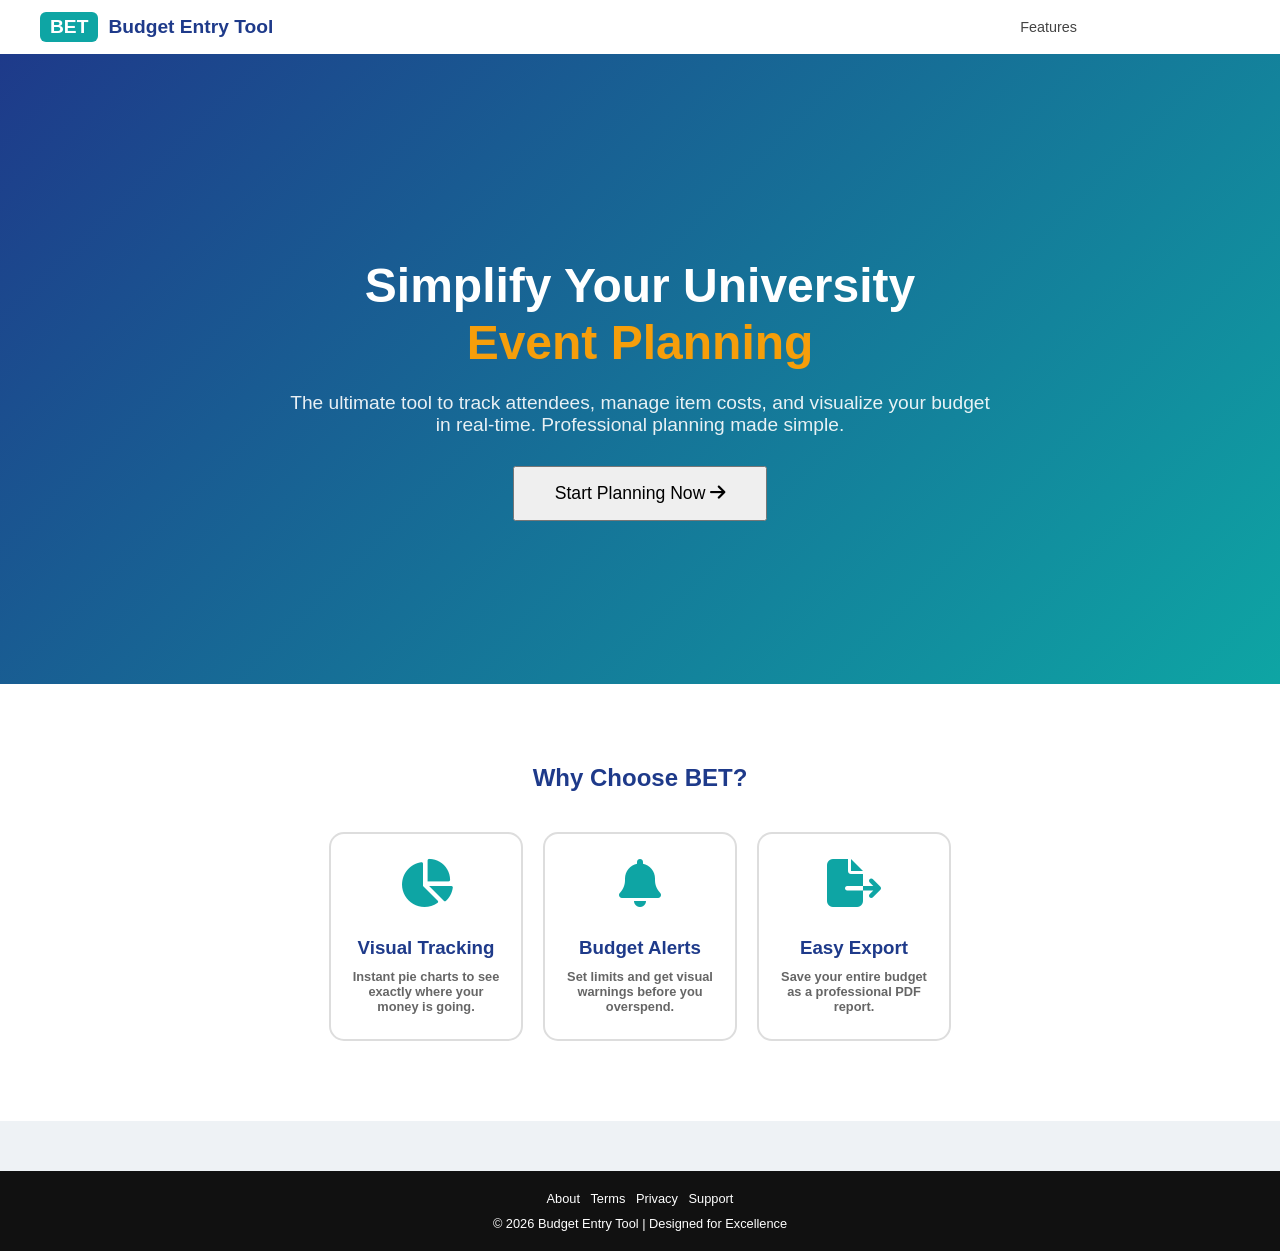
<file: index.html>
<!DOCTYPE html>
<html lang="en">
<head>
    <meta charset="UTF-8">
    <meta name="viewport" content="width=device-width, initial-scale=1.0">
    <title>Welcome to BET - Budget Entry Tool</title>
    <link rel="stylesheet" href="https://cdnjs.cloudflare.com/ajax/libs/font-awesome/6.4.2/css/all.min.css">
    <link rel="stylesheet" href="style.css">
</head>
<body>

<header class="navbar">
    <div class="logo">
        <span class="bet">BET</span>
        <span class="title">Budget Entry Tool</span>
    </div>
    <nav>
        <a href="#features">Features</a>
        <a href="events.html" class="signup" style="padding: 10px 20px; color: white;">Get Started</a>
    </nav>
</header>

<section class="hero">
    <div class="hero-text">
        <h1>Simplify Your University <br> <span>Event Planning</span></h1>
        <p>The ultimate tool to track attendees, manage item costs, and visualize your budget in real-time. Professional planning made simple.</p>
        <button class="print-btn" onclick="window.location.href='events.html'" style="font-size: 1.1rem; padding: 15px 40px;">
            Start Planning Now <i class="fa-solid fa-arrow-right"></i>
        </button>
    </div>
</section>

<section id="features" style="padding: 60px 20px; text-align: center; background: white;">
    <h2 style="color: #1e3a8a; margin-bottom: 40px;">Why Choose BET?</h2>
    <div class="event-container">
        <div class="card" style="cursor: default; border-color: #ddd;">
            <i class="fa-solid fa-chart-pie fa-3x"></i>
            <h3>Visual Tracking</h3>
            <p style="font-size: 0.8rem; color: #666;">Instant pie charts to see exactly where your money is going.</p>
        </div>
        <div class="card" style="cursor: default; border-color: #ddd;">
            <i class="fa-solid fa-bell fa-3x"></i>
            <h3>Budget Alerts</h3>
            <p style="font-size: 0.8rem; color: #666;">Set limits and get visual warnings before you overspend.</p>
        </div>
        <div class="card" style="cursor: default; border-color: #ddd;">
            <i class="fa-solid fa-file-export fa-3x"></i>
            <h3>Easy Export</h3>
            <p style="font-size: 0.8rem; color: #666;">Save your entire budget as a professional PDF report.</p>
        </div>
    </div>
</section>

<footer>
    <div>About &nbsp; Terms &nbsp; Privacy &nbsp; Support</div>
    <div style="margin-top: 10px;">© 2026 Budget Entry Tool | Designed for Excellence</div>
</footer>

</body>
</html>
</file>
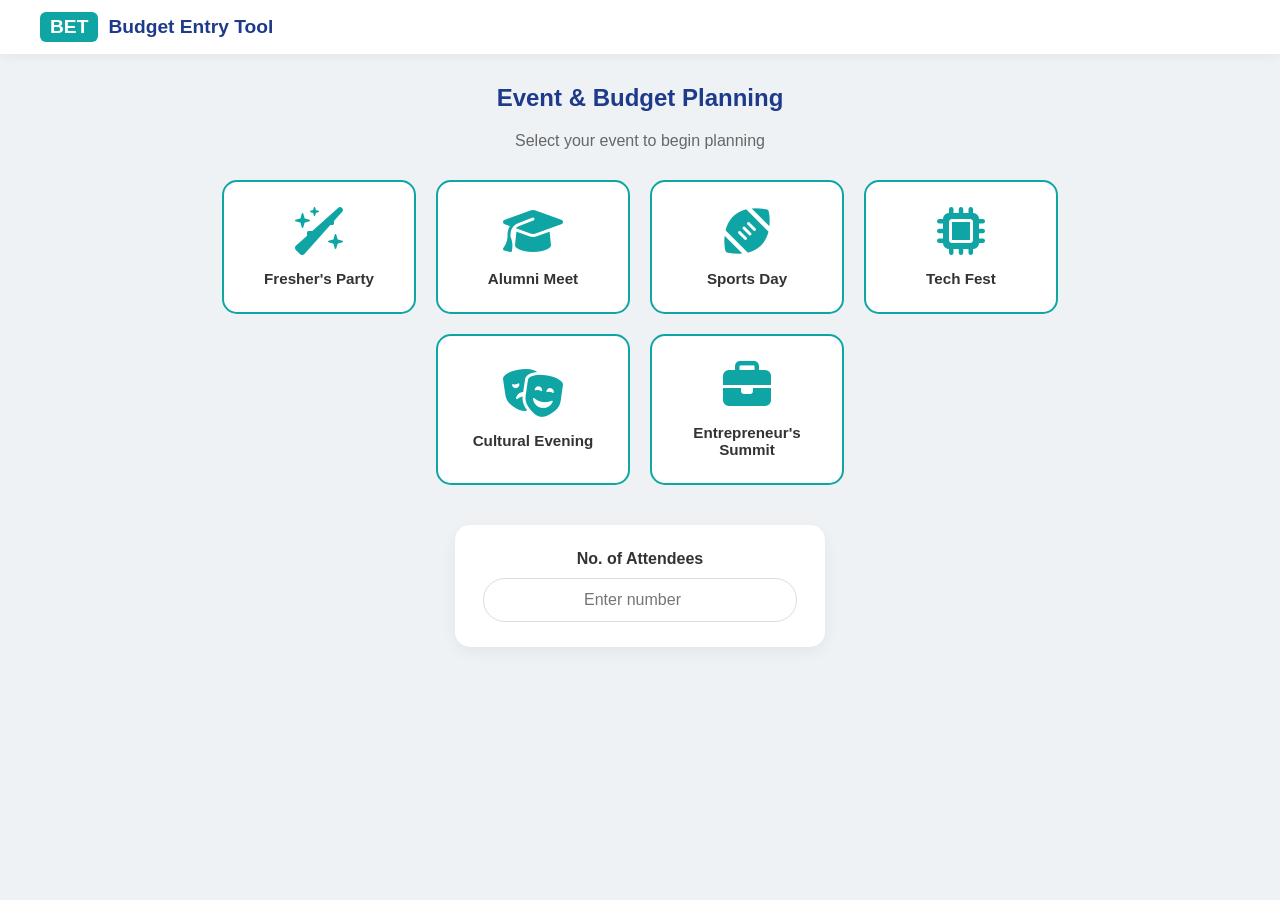
<file: events.html>
<!DOCTYPE html>
<html lang="en">
<head>
    <meta charset="UTF-8">
    <title>Event Planning - BET</title>
    <link rel="stylesheet" href="https://cdnjs.cloudflare.com/ajax/libs/font-awesome/6.4.2/css/all.min.css">
    <link rel="stylesheet" href="style.css">
</head>
<body>

<header class="navbar">
    <div class="logo">
        <span class="bet">BET</span>
        <span class="title">Budget Entry Tool</span>
    </div>
</header>

<h2 class="page-title">Event & Budget Planning</h2>
<p class="subtitle" style="text-align:center;">Select your event to begin planning</p>

<div class="event-container">
    <div class="card" onclick="selectEvent('Freshers Party')">
        <i class="fa-solid fa-wand-sparkles fa-3x"></i>
        <p>Fresher's Party</p>
    </div>
    <div class="card" onclick="selectEvent('Alumni Meet')">
        <i class="fa-solid fa-graduation-cap fa-3x"></i>
        <p>Alumni Meet</p>
    </div>
    <div class="card" onclick="selectEvent('Sports Day')">
        <i class="fa-solid fa-football fa-3x"></i>
        <p>Sports Day</p>
    </div>
    <div class="card" onclick="selectEvent('Tech Fest')">
        <i class="fa-solid fa-microchip fa-3x"></i>
        <p>Tech Fest</p>
    </div>
    <div class="card" onclick="selectEvent('Cultural Evening')">
        <i class="fa-solid fa-masks-theater fa-3x"></i>
        <p>Cultural Evening</p>
    </div>
    <div class="card" onclick="selectEvent('Entrepreneur Summit')">
        <i class="fa-solid fa-briefcase fa-3x"></i>
        <p>Entrepreneur's Summit</p>
    </div>
</div>

<div class="attendees-box">
    <label>No. of Attendees</label>
    <input type="number" id="attendees" placeholder="Enter number">
    <button id="nextBtn" onclick="goDashboard()" style="display:none; margin-top:10px;">Next</button>
</div>

<script>
    let selectedEvent = "";
    const input = document.getElementById("attendees");
    const button = document.getElementById("nextBtn");

    function selectEvent(name) {
        selectedEvent = name;
        document.querySelectorAll('.card').forEach(c => c.classList.remove('active-card'));
        event.currentTarget.classList.add('active-card');
        checkNext();
    }

    input.addEventListener("input", checkNext);

    function checkNext() {
        if (input.value > 0 && selectedEvent !== "") {
            button.style.display = "block";
        } else {
            button.style.display = "none";
        }
    }

    function goDashboard() {
        localStorage.setItem("selectedEvent", selectedEvent);
        localStorage.setItem("attendees", input.value);
        window.location.href = "dashboard.html";
    }
</script>
</body>
</html>
</file>
<file: style.css>
/* --- GLOBAL STYLES --- */
body {
    margin: 0;
    padding: 0;
    font-family: 'Poppins', sans-serif;
    background: #eef2f5;
    color: #333;
}

/* --- NAVBAR --- */
.navbar {
    display: flex;
    justify-content: space-between;
    align-items: center;
    padding: 12px 40px;
    background: #ffffff;
    box-shadow: 0 2px 10px rgba(0,0,0,0.05);
}

.logo {
    display: flex;
    align-items: center;
    font-size: 1.2rem;
}

.bet {
    background: #0ea5a4;
    color: white;
    padding: 4px 10px;
    border-radius: 6px;
    margin-right: 10px;
    font-weight: 700;
}

.title {
    font-weight: 600;
    color: #1e3a8a;
}

nav a {
    margin: 0 15px;
    text-decoration: none;
    color: #444;
    font-size: 0.9rem;
    transition: 0.3s;
}

nav a:hover {
    color: #0ea5a4;
}

.logout {
    background: #f44336;
    color: white;
    border: none;
    padding: 8px 16px;
    border-radius: 6px;
    cursor: pointer;
    font-weight: 600;
}

/* --- PAGE TITLES --- */
.page-title {
    text-align: center;
    margin-top: 30px;
    color: #1e3a8a;
}

.subtitle {
    text-align: center;
    color: #666;
    margin-bottom: 30px;
}

/* --- EVENT SELECTION CARDS --- */
.event-container {
    display: flex;
    justify-content: center;
    gap: 20px;
    margin: 20px auto;
    max-width: 1000px;
    flex-wrap: wrap;
    padding: 0 20px;
}

.card {
    width: 160px;
    background: white;
    border-radius: 15px;
    text-align: center;
    padding: 25px 15px;
    border: 2px solid #0ea5a4;
    cursor: pointer;
    transition: all 0.3s ease;
    display: flex;
    flex-direction: column;
    align-items: center;
    justify-content: center;
}

.card i {
    color: #0ea5a4;
    margin-bottom: 15px;
    transition: 0.3s;
}

.card p {
    margin: 0;
    font-weight: 600;
    font-size: 0.95rem;
}

.card:hover {
    transform: translateY(-5px);
    box-shadow: 0 10px 20px rgba(14, 165, 164, 0.2);
}

/* This class is added via JavaScript when a user clicks a card */
.active-card {
    border-color: #1e3a8a;
    background: #f0f7ff;
    box-shadow: inset 0 0 10px rgba(30, 58, 138, 0.1);
}

.active-card i {
    color: #1e3a8a;
}

/* --- ATTENDEES BOX --- */
.attendees-box {
    width: 320px;
    margin: 40px auto;
    background: white;
    padding: 25px;
    border-radius: 15px;
    text-align: center;
    box-shadow: 0 5px 15px rgba(0,0,0,0.05);
}

.attendees-box label {
    display: block;
    margin-bottom: 10px;
    font-weight: 600;
}

.attendees-box input {
    width: 90%;
    padding: 12px;
    border-radius: 25px;
    border: 1px solid #ddd;
    text-align: center;
    font-size: 1rem;
    outline: none;
}

#nextBtn {
    background: linear-gradient(to right, #0ea5a4, #1e3a8a);
    color: white;
    border: none;
    padding: 12px 30px;
    border-radius: 25px;
    cursor: pointer;
    font-weight: 600;
    width: 100%;
    margin-top: 15px;
    transition: 0.3s;
}

#nextBtn:hover {
    opacity: 0.9;
}

/* --- DASHBOARD MAIN LAYOUT --- */
.main-container {
    display: flex;
    gap: 30px;
    padding: 30px 50px;
    align-items: flex-start;
}

/* Left Side: Items Gallery */
.items {
    flex: 2;
    display: grid;
    grid-template-columns: repeat(auto-fill, minmax(140px, 1fr));
    gap: 15px;
}

.item-card {
    background: white;
    padding: 20px 10px;
    border-radius: 12px;
    border: 1px solid #0ea5a4;
    text-align: center;
    box-shadow: 0 4px 6px rgba(0,0,0,0.02);
    transition: 0.3s;
}

.item-card:hover {
    border-color: #1e3a8a;
}

.item-card p {
    font-size: 0.85rem;
    font-weight: 600;
    margin: 10px 0 5px 0;
}

.item-card span {
    color: #0ea5a4;
    font-weight: bold;
    font-size: 0.9rem;
}

/* Right Side: Inputs & Totals */
.right {
    flex: 1;
    background: white;
    padding: 25px;
    border-radius: 15px;
    box-shadow: 0 4px 15px rgba(0,0,0,0.05);
    position: sticky;
    top: 20px;
}

.right h3 {
    margin-top: 0;
    color: #1e3a8a;
    border-bottom: 2px solid #f0f2f5;
    padding-bottom: 10px;
}

.right label {
    display: block;
    margin: 15px 0 5px 0;
    font-size: 0.9rem;
    font-weight: 600;
}

.right input {
    width: 100%;
    padding: 10px;
    border-radius: 8px;
    border: 1px solid #ddd;
    box-sizing: border-box; /* Fixes padding overflow */
}

.total-box {
    margin-top: 25px;
    padding-top: 15px;
    border-top: 2px dashed #0ea5a4;
}

.total-box p {
    margin: 5px 0;
    font-size: 0.95rem;
}

.total-box h2 {
    color: #0ea5a4;
    margin-top: 10px;
}

/* --- CHART & FOOTER --- */
canvas {
    background: white;
    padding: 20px;
    border-radius: 15px;
    box-shadow: 0 4px 15px rgba(0,0,0,0.05);
    margin-bottom: 50px;
}

footer {
    text-align: center;
    padding: 20px;
    background: #111;
    color: white;
    font-size: 0.8rem;
    margin-top: 50px;
}

/* --- SELECTED EVENT BOX (Dashboard) --- */
.selected-event {
    text-align: center;
    background: #1e3a8a;
    color: white;
    padding: 10px;
    margin: 20px auto;
    max-width: 300px;
    border-radius: 30px;
}

.selected-event h3 {
    margin: 0;
    font-size: 1.1rem;
}

/* --- RESPONSIVE FIXES --- */
@media (max-width: 768px) {
    .main-container {
        flex-direction: column;
    }
    .right {
        width: 100%;
    }
}
/* --- HERO SECTION --- */
.hero {
    height: 70vh;
    background: linear-gradient(135deg, #1e3a8a 0%, #0ea5a4 100%);
    display: flex;
    align-items: center;
    justify-content: center;
    text-align: center;
    color: white;
    padding: 0 20px;
}

.hero-text h1 {
    font-size: 3rem;
    margin-bottom: 20px;
    line-height: 1.2;
}

.hero-text span {
    color: #f59e0b; /* Golden accent color */
}

.hero-text p {
    font-size: 1.2rem;
    max-width: 700px;
    margin: 0 auto 30px auto;
    opacity: 0.9;
}

/* Feature Headings */
#features h3 {
    margin: 15px 0 10px 0;
    color: #1e3a8a;
}
</file>
